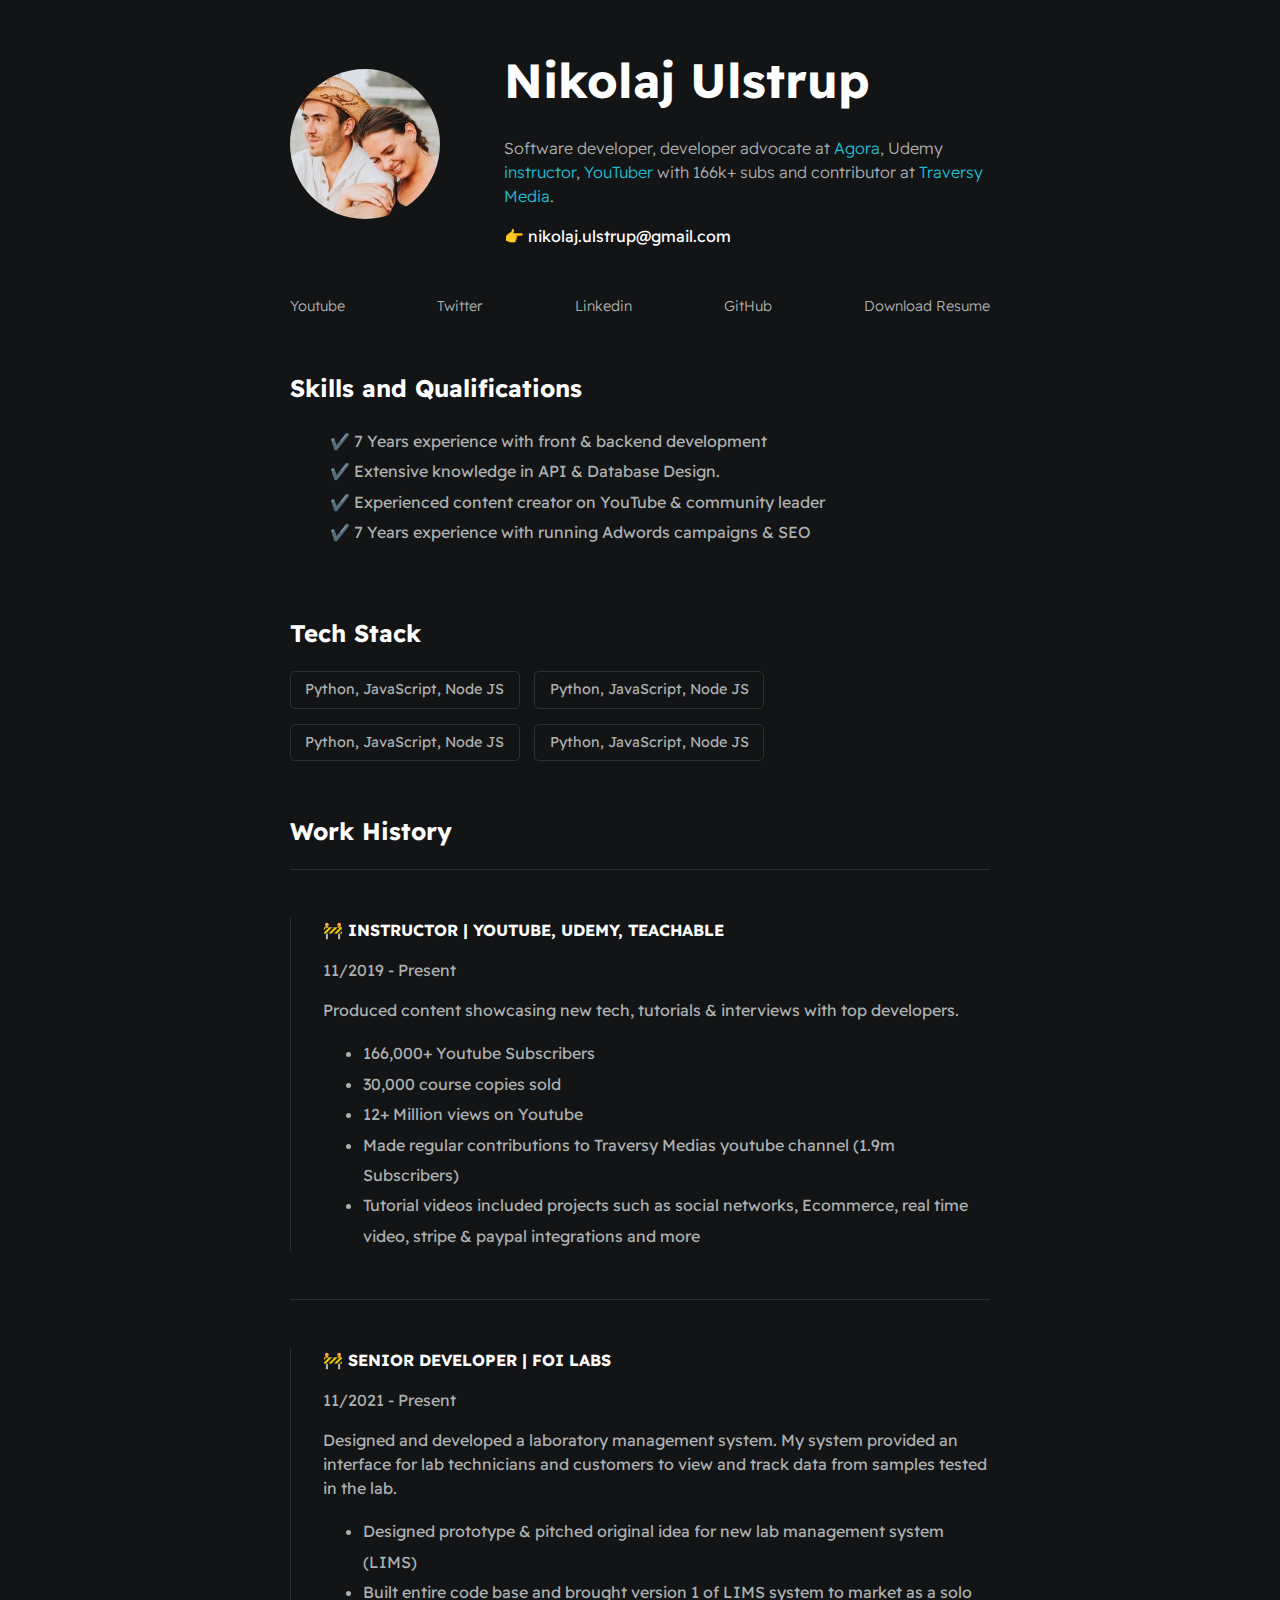
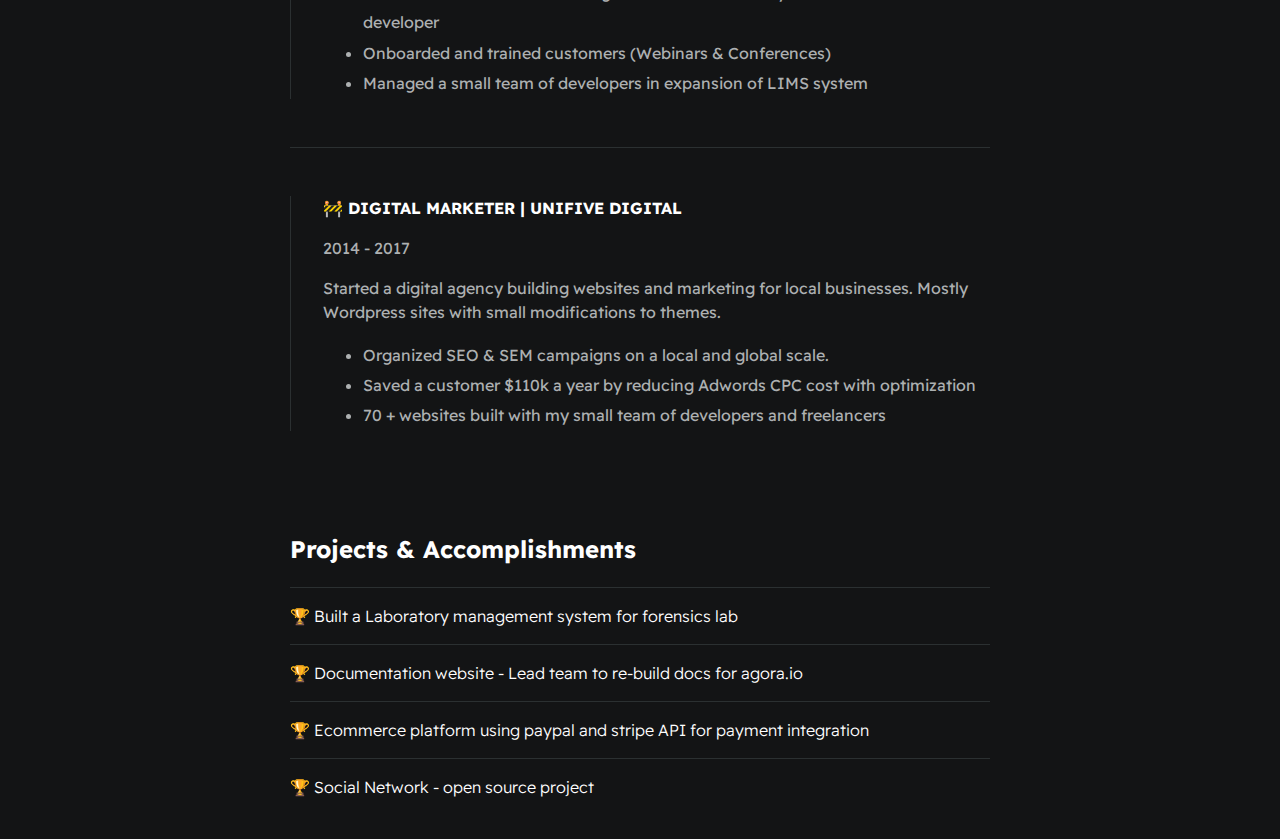
<file: index.html>
<!DOCTYPE html>
<html lang="en">
<head>
    <meta charset="UTF-8">
    <meta http-equiv="X-UA-Compatible" content="IE=edge">
    <title>Nikolaj Ulstrup</title>
    <meta name="viewport" content="width=device-width, initial-scale=1.0">
    <link rel="stylesheet" type="text/css" media="screen" href="./styles/main.css">
    
</head>
<body>
    
    <div id="container--main">

        <section id="wrapper--hero" class="section--page">
            <img id="profile-pic" src="./assets/images/profile_pic.JPG">

            <div>
                <h1 id="user-name">Nikolaj Ulstrup</h1>
                <p id="bio">Software developer, developer advocate at <a href="https://www.agora.io/en/" target="_blank">Agora</a>, Udemy <a href="https://www.udemy.com/user/dennis-ivanov-5/" target="_blank">instructor</a>, <a href="https://www.youtube.com/c/dennisivy" target="_blank">YouTuber</a> with 166k+ subs and contributor at <a href="https://youtu.be/PtQiiknWUcI?t=6" target="_blank">Traversy Media</a>.</p>
                <p id="email">👉 nikolaj.ulstrup@gmail.com</p>
            </div>
        </section>

        <section class="section--page">
            <div id="socials--list">
                <a href="#" target="_blank">Youtube</a>
                <a href="#" target="_blank">Twitter</a>
                <a href="#" target="_blank">Linkedin</a>
                <a href="#" target="_blank">GitHub</a>
                <a href="./assets/resume.pdf" target="_blank">Download Resume</a>
            </div>
        </section>

        <section class="section--page">
            <h2>Skills and Qualifications</h2>
            <ul id="qualifications--list">
                <li>✔️ 7 Years experience with front & backend development</li>
                <li>✔️ Extensive knowledge in API & Database Design.</li>
                <li>✔️ Experienced content creator on YouTube & community leader </li>
                <li>✔️ 7 Years experience with running Adwords campaigns & SEO</li>
            </ul>
        </section>

        <section class="section--page">
            <h2>Tech Stack</h2>

            <div id="wrapper--techstack__items">
                <div class="card--techstack">
                    <span>Python, JavaScript, Node JS</span>
                </div>

                <div class="card--techstack">
                    <span>Python, JavaScript, Node JS</span>
                </div>

                <div class="card--techstack">
                    <span>Python, JavaScript, Node JS</span>
                </div>

                <div class="card--techstack">
                    <span>Python, JavaScript, Node JS</span>
                </div>
            </div>
        </section>

        <section id="work-history-wrapper" class="section--page">
            <h2>Work History</h2>
            <div class="line-break"></div>

            <div class="card--work-history">
                <strong>🚧 INSTRUCTOR | YOUTUBE, UDEMY, TEACHABLE</strong>
                <p>11/2019 - Present</p>
                <p>Produced content showcasing new tech, tutorials & interviews with top developers.</p>
                <ul>
                    <li>166,000+ Youtube Subscribers</li>
                    <li>30,000 course copies sold</li>
                    <li>12+ Million views on Youtube</li>
                    <li>Made regular contributions to Traversy Medias youtube channel (1.9m Subscribers)</li>
                    <li>Tutorial videos included projects such as social networks, Ecommerce, real time video, stripe & paypal integrations and more </li>
                </ul>
            </div>
        
            <div class="line-break"></div>

            <div class="card--work-history">
                <strong>🚧 SENIOR DEVELOPER | FOI LABS</strong>
                <p>11/2021 - Present</p>
                <p>Designed and developed a laboratory management system. My system
                    provided an interface for lab technicians and customers to view and
                    track data from samples tested in the lab.</p>
                    <ul>
                        <li>Designed prototype & pitched original idea for new lab management system (LIMS)</li>
                        <li>Built entire code base and brought version 1 of LIMS system to market as a solo developer</li>
                        <li>Onboarded and trained customers (Webinars & Conferences)</li>
                        <li>Managed a small team of developers in expansion of LIMS system</li>        
                    </ul>
            </div>

            <div class="line-break"></div>

            <div class="card--work-history">
                <strong>🚧 DIGITAL MARKETER | UNIFIVE DIGITAL</strong>
                <p>2014 - 2017</p>
                <p>Started a digital agency building websites and marketing for
                    local businesses. Mostly Wordpress sites with small modifications to
                    themes.</p>
                <ul>
                    <li>Organized SEO & SEM campaigns on a local and global scale.</li>
                    <li>Saved a customer $110k a year by reducing Adwords CPC cost with optimization</li>
                    <li>70 + websites built with my small team of developers and freelancers</li>
                </ul>
            </div>
        </section>

        <section class="section--page">
            <h2>Projects & Accomplishments</h2>
        
            <div class="card--project">
                <a href="project1.html"><span>🏆 </span>Built a Laboratory management system for forensics lab</a>
            </div>
        
            <div class="card--project">
                <a href="project1.html" ><span>🏆 </span>Documentation website - Lead team to re-build docs for agora.io</a>
            </div>
        
            <div class="card--project">
                <a href="project1.html" ><span>🏆 </span>Ecommerce platform using paypal and stripe API for payment integration</a>
            </div>
        
            <div class="card--project">
                <a href="project1.html"><span>🏆 </span>Social Network - open source project</a>
            </div>
        
        </section>
        
    </div>

</body>
</html>
</file>
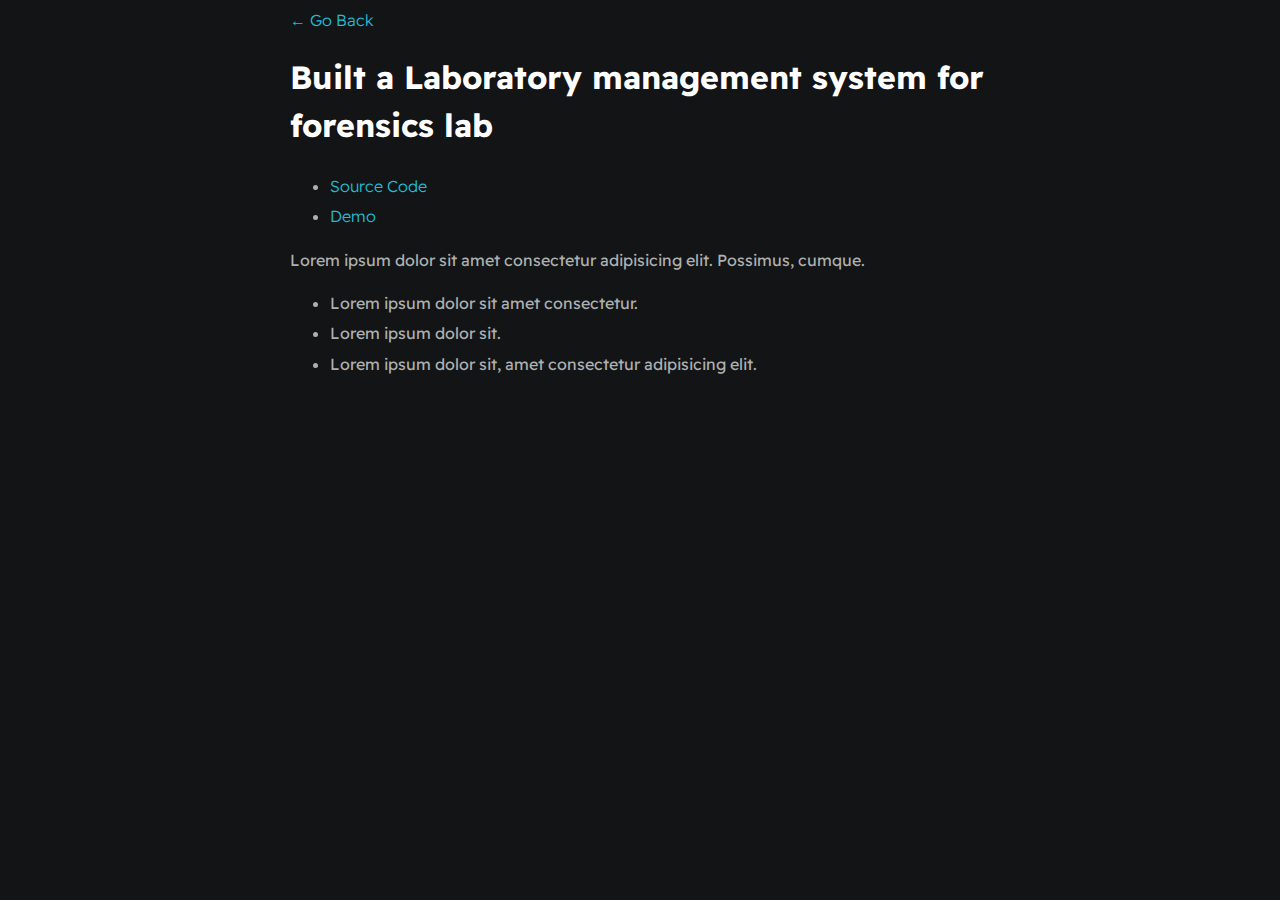
<file: project1.html>
<!DOCTYPE html>
<html lang="en">
<head>
    <meta charset="UTF-8">
    <meta http-equiv="X-UA-Compatible" content="IE=edge">
    <meta name="viewport" content="width=device-width, initial-scale=1.0">
    <link rel="stylesheet" type="text/css" href="./styles/main.css">
    <title>Project</title>
</head>
<body>

    <div id="container--main">
        <a href="index.html">&#x2190; Go Back</a>
        <h1>Built a Laboratory management system for forensics lab</h1>
    

    <ul>
        <li><a href="#" target="_blank">Source Code</a></li>
        <li><a href="#" target="_blank">Demo</a></li>
    </ul>

    <p>Lorem ipsum dolor sit amet consectetur adipisicing elit. Possimus, cumque.</p>

    <ul>
        <li>Lorem ipsum dolor sit amet consectetur.</li>
        <li>Lorem ipsum dolor sit.</li>
        <li>Lorem ipsum dolor sit, amet consectetur adipisicing elit.</li>
    </ul>
    </div>

</body>
</html>
</file>
<file: styles/main.css>
@import url('https://fonts.googleapis.com/css2?family=Readex+Pro:wght@300;400;500;600;700&display=swap');

:root{
    --mainTextColor-light:#000;
    --secondaryTextColor-light:rgb(51 51 51);
    --mainLinkColor-light:#0da2b8;
    --mainBorderColor-light:rgb(218, 218, 218);
    --mainBgColor-light:rgb(249, 250,251);

    --mainTextColor-dark:#fff;
    --secondaryTextColor-dark:#adb0b1;
    --mainLinkColor-dark:rgb(30, 190,214);
    --mainBorderColor-dark:#2b3031;
    --mainBgColor-dark:#131415;

    --mainTextColor:var(--mainTextColor-dark);
    --secondaryTextColor:var(--secondaryTextColor-dark);
    --mainLinkColor:var(--mainLinkColor-dark);
    --mainBorderColor:var(--mainBorderColor-dark);
    --mainBgColor:var(--mainBgColor-dark);
}

* {
    font-family: 'Readex Pro';
    line-height: 1.5em;
    box-sizing: border-box;
    color: var(--mainTextColor);
}

body {
    background-color: var(--mainBgColor);
}

p, span, li {
    color: var(--secondaryTextColor);  
    font-size: 1em;
}

a {
    text-decoration: none;
    color: var(--mainLinkColor);
    font-size: 500;
}

li {
    line-height: 1.9em;
}

#container--main {
    max-width: 700px;
    margin: 0 auto;
}

.section--page {
    padding-top: 1em;
    padding-bottom: 1em;
}

#wrapper--hero {
    display: flex;
    align-items: center;
    gap: 4em;
}

#user-name {
    font-size: 3em;
    line-height: 1em;
}

#bio, a {
    font-weight: 300;
}

#profile-pic {
    border-radius: 50%;
    height: 150px;
    width: 150px;
    object-fit: cover;
}

#email {
    color: var(--mainTextColor);
}

#socials--list {
    display: flex;
    justify-content: space-between;
    column-gap: 1em;
    flex-wrap: wrap;
}

#socials--list a {
    font-size: 0.9em;
    color: var(--secondaryTextColor);
    transition: 0.3s;
}

#socials--list a:hover {
    color: var(--mainLinkColor);
}

#qualifications--list {
    list-style: none;
}

#wrapper--techstack__items {
    display: flex;
    flex-wrap: wrap;
    gap: 1em;
    font-size: 0.9em;
}

.card--techstack {
    border: 1px solid var(--mainBorderColor);
    padding: 0.5em 1em;
    border-radius: 5px;
}

.card--work-history {
    border-left: 1px solid var(--mainBorderColor);
    margin-top: 3em;
    margin-bottom: 3em;
    padding-left: 2em;
}

.line-break {
    background-color: var(--mainBorderColor);
    height: 1px;
}

.card--project {
    padding-top: 1em;
    padding-bottom: 1em;
    border-top: 1px solid var(--mainBorderColor);
}

.card--project a {
    color: var(--mainTextColor);
    transition: .03s;
}

.card--project a:hover {
    color: var(--mainLinkColor);
}

@media(max-width:600px) {
    #wrapper--hero {
        flex-direction: column;
        gap: 1em;
    }

    #profile-pic {
        width: 200px;
        height: 200px;
    }

    .section--page {
        padding-top: 1em;
        padding-bottom: 1em;
    }

    .card--work-history {
        border-left: none;
        padding-left: 0;
    }
}
</file>
